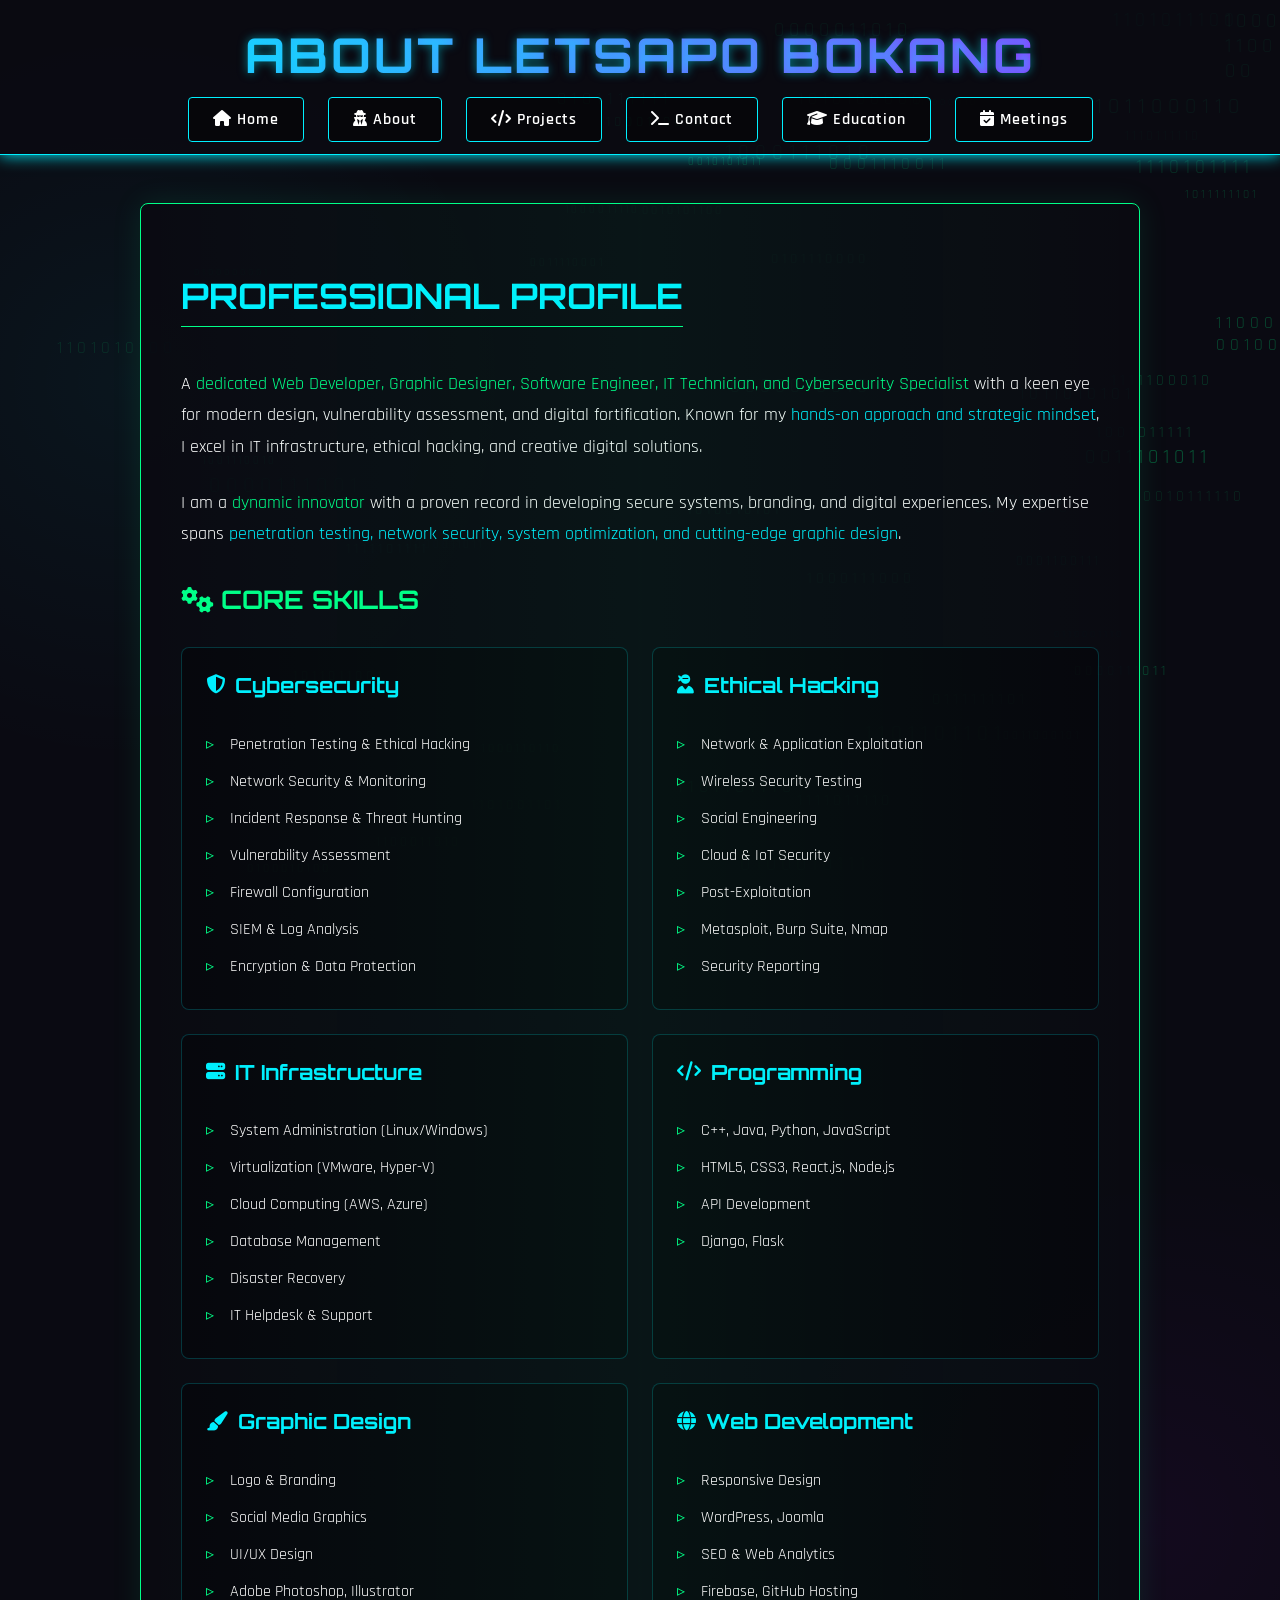
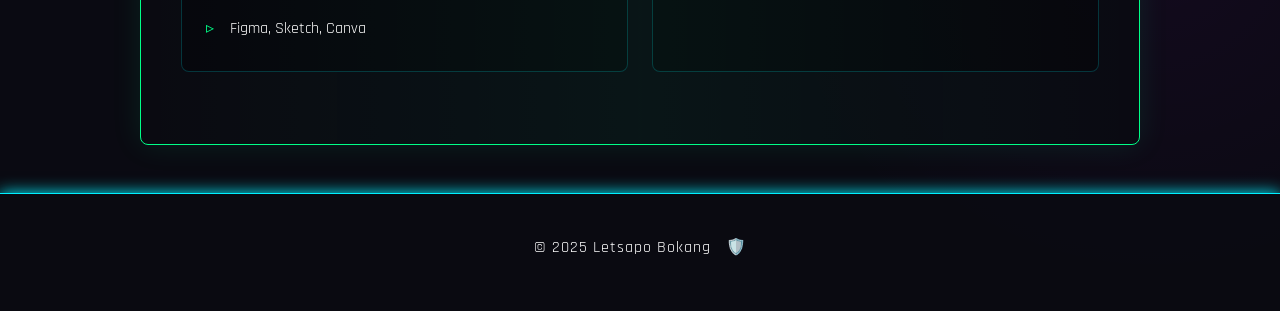
<file: about.html>
<!DOCTYPE html>
<html lang="en">
<head>
    <meta charset="UTF-8">
    <meta name="viewport" content="width=device-width, initial-scale=1.0">
    <title>🚀 About | Letsapo Bokang - Cybersecurity & IT Specialist</title>
    <link rel="stylesheet" href="https://cdnjs.cloudflare.com/ajax/libs/font-awesome/6.4.0/css/all.min.css">
    <link href="https://fonts.googleapis.com/css2?family=Orbitron:wght@400;700&family=Rajdhani:wght@400;600&display=swap" rel="stylesheet">
    <style>
        :root {
            --neon-blue: #00f0ff;
            --cyber-purple: #bd00ff;
            --matrix-green: #00ff88;
            --dark-bg: #0a0a12;
            --terminal-bg: rgba(10, 10, 18, 0.9);
            --glow: 0 0 15px;
        }

        /* === CYBERPUNK BODY STYLING === */
        body {
            margin: 0;
            padding: 0;
            font-family: 'Rajdhani', sans-serif;
            background: var(--dark-bg);
            color: white;
            background-image: 
                radial-gradient(circle at 10% 20%, rgba(0, 240, 255, 0.05) 0%, transparent 20%),
                radial-gradient(circle at 90% 80%, rgba(189, 0, 255, 0.05) 0%, transparent 20%);
            overflow-x: hidden;
        }

        /* === CYBER-HEADER WITH ANIMATED GLOW === */
        header {
            background: rgba(10, 10, 18, 0.8);
            border-bottom: 1px solid var(--neon-blue);
            box-shadow: var(--glow) var(--neon-blue);
            padding: 1.5rem 0;
            text-align: center;
            position: relative;
            z-index: 10;
        }

        .cyber-title {
            font-family: 'Orbitron', sans-serif;
            font-size: 3rem;
            margin: 0;
            background: linear-gradient(90deg, var(--neon-blue), var(--cyber-purple));
            -webkit-background-clip: text;
            background-clip: text;
            color: transparent;
            letter-spacing: 3px;
            text-shadow: 0 0 10px rgba(0, 240, 255, 0.5);
            animation: flicker 3s infinite alternate;
        }

        @keyframes flicker {
            0%, 19%, 21%, 23%, 25%, 54%, 56%, 100% {
                text-shadow: 
                    0 0 5px var(--neon-blue),
                    0 0 10px var(--cyber-purple),
                    0 0 20px rgba(0, 240, 255, 0.3);
            }
            20%, 24%, 55% {
                text-shadow: none;
            }
        }

        /* === CYBER NAVIGATION (HOVER GLOW EFFECT) === */
        nav ul {
            list-style: none;
            padding: 0;
            margin: 1.5rem 0 0;
            display: flex;
            justify-content: center;
            flex-wrap: wrap;
            gap: 1.5rem;
        }

        nav ul li a {
            text-decoration: none;
            color: white;
            padding: 0.7rem 1.5rem;
            border-radius: 4px;
            font-weight: 600;
            letter-spacing: 1px;
            background: rgba(0, 0, 0, 0.4);
            border: 1px solid var(--neon-blue);
            transition: all 0.3s ease;
            position: relative;
            overflow: hidden;
        }

        nav ul li a:hover {
            background: rgba(0, 240, 255, 0.1);
            box-shadow: 0 0 15px var(--neon-blue);
            transform: translateY(-3px);
        }

        nav ul li a::before {
            content: '';
            position: absolute;
            top: -50%;
            left: -50%;
            width: 200%;
            height: 200%;
            background: linear-gradient(
                to bottom right,
                transparent,
                transparent,
                var(--neon-blue),
                transparent
            );
            transform: rotate(30deg);
            opacity: 0;
            transition: all 0.5s ease;
        }

        nav ul li a:hover::before {
            opacity: 0.6;
            animation: shine 1.5s infinite;
        }

        @keyframes shine {
            0% { transform: rotate(30deg) translate(-30%, -30%); }
            100% { transform: rotate(30deg) translate(30%, 30%); }
        }

        /* === MAIN CONTENT (TERMINAL STYLE) === */
        main {
            max-width: 1000px;
            margin: 3rem auto;
            padding: 0 2rem;
        }

        .cyber-article {
            background: var(--terminal-bg);
            border: 1px solid var(--matrix-green);
            border-radius: 8px;
            box-shadow: 0 0 30px rgba(0, 255, 136, 0.1);
            padding: 2.5rem;
            position: relative;
            overflow: hidden;
        }

        .cyber-article::before {
            content: '';
            position: absolute;
            top: 0;
            left: 0;
            width: 100%;
            height: 100%;
            background: 
                linear-gradient(90deg, transparent, rgba(0, 255, 136, 0.05), transparent);
            pointer-events: none;
        }

        h2 {
            font-family: 'Orbitron', sans-serif;
            color: var(--neon-blue);
            font-size: 2.2rem;
            margin-bottom: 1.5rem;
            border-bottom: 1px solid var(--matrix-green);
            padding-bottom: 0.5rem;
            display: inline-block;
        }

        h3 {
            font-family: 'Orbitron', sans-serif;
            color: var(--matrix-green);
            font-size: 1.6rem;
            margin: 2rem 0 1rem;
        }

        p {
            font-size: 1.1rem;
            line-height: 1.8;
            margin-bottom: 1.5rem;
        }

        /* === SKILLS SECTION (INTERACTIVE GRID) === */
        .skills-grid {
            display: grid;
            grid-template-columns: repeat(auto-fill, minmax(300px, 1fr));
            gap: 1.5rem;
            margin: 2rem 0;
        }

        .skill-category {
            background: rgba(0, 0, 0, 0.3);
            border: 1px solid rgba(0, 240, 255, 0.2);
            border-radius: 8px;
            padding: 1.5rem;
            transition: all 0.3s ease;
        }

        .skill-category:hover {
            border-color: var(--matrix-green);
            box-shadow: 0 0 20px rgba(0, 255, 136, 0.2);
            transform: translateY(-5px);
        }

        .skill-category h4 {
            font-family: 'Orbitron', sans-serif;
            color: var(--neon-blue);
            margin-top: 0;
            font-size: 1.3rem;
            display: flex;
            align-items: center;
        }

        .skill-category h4 i {
            margin-right: 10px;
            font-size: 1.2rem;
        }

        .skill-category ul {
            list-style: none;
            padding: 0;
            margin: 0;
        }

        .skill-category li {
            padding: 0.5rem 0;
            position: relative;
            padding-left: 1.5rem;
            font-size: 1rem;
        }

        .skill-category li::before {
            content: '▹';
            position: absolute;
            left: 0;
            color: var(--matrix-green);
        }

        /* === FOOTER (ANIMATED SHIELD) === */
        footer {
            background: rgba(10, 10, 18, 0.8);
            border-top: 1px solid var(--neon-blue);
            box-shadow: var(--glow) var(--neon-blue);
            text-align: center;
            padding: 1.5rem;
            margin-top: 3rem;
        }

        .cyber-footer {
            font-size: 1rem;
            letter-spacing: 1px;
        }

        .shield-icon {
            display: inline-block;
            margin-left: 10px;
            animation: pulse 2s infinite, rotate 10s linear infinite;
        }

        @keyframes pulse {
            0% { transform: scale(1); }
            50% { transform: scale(1.2); }
            100% { transform: scale(1); }
        }

        @keyframes rotate {
            0% { transform: rotate(0deg); }
            100% { transform: rotate(360deg); }
        }

        /* === RESPONSIVE DESIGN === */
        @media (max-width: 768px) {
            .cyber-title {
                font-size: 2.2rem;
            }

            nav ul {
                flex-direction: column;
                gap: 1rem;
            }

            .skills-grid {
                grid-template-columns: 1fr;
            }

            .cyber-article {
                padding: 1.5rem;
            }
        }

        @media (max-width: 480px) {
            .cyber-title {
                font-size: 1.8rem;
            }

            h2 {
                font-size: 1.8rem;
            }

            h3 {
                font-size: 1.4rem;
            }
        }
    </style>
</head>
<body>
    <header>
        <h1 class="cyber-title">ABOUT LETSAPO BOKANG</h1>
        <nav>
            <ul>
                <li><a href="index.html"><i class="fas fa-home"></i> Home</a></li>
                <li><a href="about.html"><i class="fas fa-user-secret"></i> About</a></li>
                <li><a href="projects.html"><i class="fas fa-code"></i> Projects</a></li>
                <li><a href="contact.html"><i class="fas fa-terminal"></i> Contact</a></li>
                <li><a href="education.html"><i class="fas fa-graduation-cap"></i> Education</a></li>
                 <li><a href="meetings-attended.html"><i class="fas fa-calendar-check"></i> Meetings</a></li>
            </ul>
        </nav>
    </header>

    <main>
        <article class="cyber-article">
            <h2>PROFESSIONAL PROFILE</h2>
            <p>
                A <span style="color: var(--matrix-green);">dedicated Web Developer, Graphic Designer, Software Engineer, IT Technician, and Cybersecurity Specialist</span> with a keen eye for modern design, vulnerability assessment, and digital fortification. Known for my <span style="color: var(--neon-blue);">hands-on approach and strategic mindset</span>, I excel in IT infrastructure, ethical hacking, and creative digital solutions.
            </p>
            <p>
                I am a <span style="color: var(--matrix-green);">dynamic innovator</span> with a proven record in developing secure systems, branding, and digital experiences. My expertise spans <span style="color: var(--neon-blue);">penetration testing, network security, system optimization, and cutting-edge graphic design</span>.
            </p>

            <h3><i class="fas fa-cogs"></i> CORE SKILLS</h3>
            <div class="skills-grid">
                <!-- Cybersecurity Skills -->
                <div class="skill-category">
                    <h4><i class="fas fa-shield-alt"></i> Cybersecurity</h4>
                    <ul>
                        <li>Penetration Testing & Ethical Hacking</li>
                        <li>Network Security & Monitoring</li>
                        <li>Incident Response & Threat Hunting</li>
                        <li>Vulnerability Assessment</li>
                        <li>Firewall Configuration</li>
                        <li>SIEM & Log Analysis</li>
                        <li>Encryption & Data Protection</li>
                    </ul>
                </div>

                <!-- Ethical Hacking -->
                <div class="skill-category">
                    <h4><i class="fas fa-user-ninja"></i> Ethical Hacking</h4>
                    <ul>
                        <li>Network & Application Exploitation</li>
                        <li>Wireless Security Testing</li>
                        <li>Social Engineering</li>
                        <li>Cloud & IoT Security</li>
                        <li>Post-Exploitation</li>
                        <li>Metasploit, Burp Suite, Nmap</li>
                        <li>Security Reporting</li>
                    </ul>
                </div>

                <!-- IT Technical Skills -->
                <div class="skill-category">
                    <h4><i class="fas fa-server"></i> IT Infrastructure</h4>
                    <ul>
                        <li>System Administration (Linux/Windows)</li>
                        <li>Virtualization (VMware, Hyper-V)</li>
                        <li>Cloud Computing (AWS, Azure)</li>
                        <li>Database Management</li>
                        <li>Disaster Recovery</li>
                        <li>IT Helpdesk & Support</li>
                    </ul>
                </div>

                <!-- Programming -->
                <div class="skill-category">
                    <h4><i class="fas fa-code"></i> Programming</h4>
                    <ul>
                        <li>C++, Java, Python, JavaScript</li>
                        <li>HTML5, CSS3, React.js, Node.js</li>
                        <li>API Development</li>
                        <li>Django, Flask</li>
                    </ul>
                </div>

                <!-- Graphic Design -->
                <div class="skill-category">
                    <h4><i class="fas fa-paint-brush"></i> Graphic Design</h4>
                    <ul>
                        <li>Logo & Branding</li>
                        <li>Social Media Graphics</li>
                        <li>UI/UX Design</li>
                        <li>Adobe Photoshop, Illustrator</li>
                        <li>Figma, Sketch, Canva</li>
                    </ul>
                </div>

                <!-- Web Development -->
                <div class="skill-category">
                    <h4><i class="fas fa-globe"></i> Web Development</h4>
                    <ul>
                        <li>Responsive Design</li>
                        <li>WordPress, Joomla</li>
                        <li>SEO & Web Analytics</li>
                        <li>Firebase, GitHub Hosting</li>
                    </ul>
                </div>
            </div>
        </article>
    </main>

    <footer>
        <p class="cyber-footer">
            &copy; 2025 Letsapo Bokang <span class="shield-icon">🛡️</span>
        </p>
    </footer>

    <!-- Optional: Dynamic Binary Background Effect -->
    <script>
        // Optional: Add floating binary code animation
        document.addEventListener('DOMContentLoaded', () => {
            const binaryChars = ['0', '1'];
            const container = document.createElement('div');
            container.style.position = 'fixed';
            container.style.top = '0';
            container.style.left = '0';
            container.style.width = '100%';
            container.style.height = '100%';
            container.style.pointerEvents = 'none';
            container.style.zIndex = '-1';
            container.style.overflow = 'hidden';
            document.body.appendChild(container);

            for (let i = 0; i < 50; i++) {
                const binary = document.createElement('div');
                binary.style.position = 'absolute';
                binary.style.color = `rgba(0, 255, 136, ${Math.random() * 0.2 + 0.1})`;
                binary.style.fontSize = `${Math.random() * 12 + 10}px`;
                binary.style.left = `${Math.random() * 100}vw`;
                binary.style.top = `${Math.random() * 100}vh`;
                binary.style.animation = `fall ${Math.random() * 10 + 5}s linear infinite`;
                binary.style.animationDelay = `${Math.random() * 5}s`;
                
                let text = '';
                for (let j = 0; j < 10; j++) {
                    text += binaryChars[Math.floor(Math.random() * 2)] + ' ';
                }
                binary.textContent = text;
                container.appendChild(binary);
            }

            const style = document.createElement('style');
            style.textContent = `
                @keyframes fall {
                    0% { transform: translateY(-100px); }
                    100% { transform: translateY(calc(100vh + 100px)); }
                }
            `;
            document.head.appendChild(style);
        });
    </script>
</body>
</html>
</file>
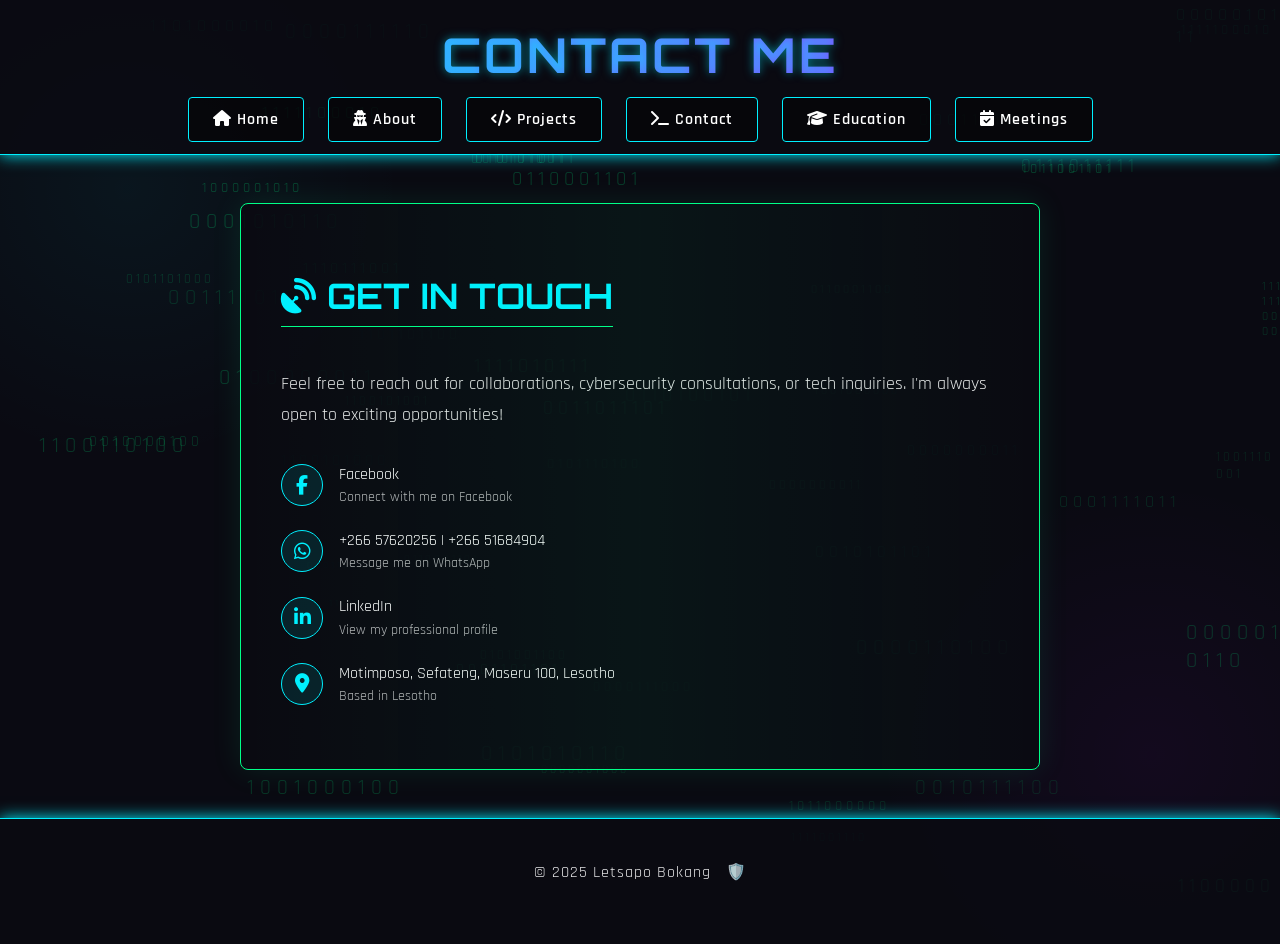
<file: contact.html>
<!DOCTYPE html>
<html lang="en">
<head>
    <meta charset="UTF-8">
    <meta name="viewport" content="width=device-width, initial-scale=1.0">
    <title>📡 Contact | Letsapo Bokang - Cybersecurity Specialist</title>
    <link rel="stylesheet" href="https://cdnjs.cloudflare.com/ajax/libs/font-awesome/6.4.0/css/all.min.css">
    <link href="https://fonts.googleapis.com/css2?family=Orbitron:wght@400;700&family=Rajdhani:wght@400;600&display=swap" rel="stylesheet">
    <style>
        :root {
            --neon-blue: #00f0ff;
            --cyber-purple: #bd00ff;
            --matrix-green: #00ff88;
            --dark-bg: #0a0a12;
            --terminal-bg: rgba(10, 10, 18, 0.9);
            --glow: 0 0 15px;
        }

        /* === CYBERPUNK BODY STYLING === */
        body {
            margin: 0;
            padding: 0;
            font-family: 'Rajdhani', sans-serif;
            background: var(--dark-bg);
            color: white;
            background-image: 
                radial-gradient(circle at 10% 20%, rgba(0, 240, 255, 0.05) 0%, transparent 20%),
                radial-gradient(circle at 90% 80%, rgba(189, 0, 255, 0.05) 0%, transparent 20%);
            overflow-x: hidden;
            min-height: 100vh;
        }

        /* === CYBER-HEADER WITH ANIMATED GLOW === */
        header {
            background: rgba(10, 10, 18, 0.8);
            border-bottom: 1px solid var(--neon-blue);
            box-shadow: var(--glow) var(--neon-blue);
            padding: 1.5rem 0;
            text-align: center;
            position: relative;
            z-index: 10;
        }

        .cyber-title {
            font-family: 'Orbitron', sans-serif;
            font-size: 3rem;
            margin: 0;
            background: linear-gradient(90deg, var(--neon-blue), var(--cyber-purple));
            -webkit-background-clip: text;
            background-clip: text;
            color: transparent;
            letter-spacing: 3px;
            text-shadow: 0 0 10px rgba(0, 240, 255, 0.5);
            animation: flicker 3s infinite alternate;
        }

        @keyframes flicker {
            0%, 19%, 21%, 23%, 25%, 54%, 56%, 100% {
                text-shadow: 
                    0 0 5px var(--neon-blue),
                    0 0 10px var(--cyber-purple),
                    0 0 20px rgba(0, 240, 255, 0.3);
            }
            20%, 24%, 55% {
                text-shadow: none;
            }
        }

        /* === CYBER NAVIGATION (HOVER GLOW EFFECT) === */
        nav ul {
            list-style: none;
            padding: 0;
            margin: 1.5rem 0 0;
            display: flex;
            justify-content: center;
            flex-wrap: wrap;
            gap: 1.5rem;
        }

        nav ul li a {
            text-decoration: none;
            color: white;
            padding: 0.7rem 1.5rem;
            border-radius: 4px;
            font-weight: 600;
            letter-spacing: 1px;
            background: rgba(0, 0, 0, 0.4);
            border: 1px solid var(--neon-blue);
            transition: all 0.3s ease;
            position: relative;
            overflow: hidden;
        }

        nav ul li a:hover {
            background: rgba(0, 240, 255, 0.1);
            box-shadow: 0 0 15px var(--neon-blue);
            transform: translateY(-3px);
        }

        nav ul li a::before {
            content: '';
            position: absolute;
            top: -50%;
            left: -50%;
            width: 200%;
            height: 200%;
            background: linear-gradient(
                to bottom right,
                transparent,
                transparent,
                var(--neon-blue),
                transparent
            );
            transform: rotate(30deg);
            opacity: 0;
            transition: all 0.5s ease;
        }

        nav ul li a:hover::before {
            opacity: 0.6;
            animation: shine 1.5s infinite;
        }

        @keyframes shine {
            0% { transform: rotate(30deg) translate(-30%, -30%); }
            100% { transform: rotate(30deg) translate(30%, 30%); }
        }

        /* === MAIN CONTENT (TERMINAL STYLE) === */
        main {
            max-width: 800px;
            margin: 3rem auto;
            padding: 0 2rem;
        }

        .cyber-contact {
            background: var(--terminal-bg);
            border: 1px solid var(--matrix-green);
            border-radius: 8px;
            box-shadow: 0 0 30px rgba(0, 255, 136, 0.1);
            padding: 2.5rem;
            position: relative;
            overflow: hidden;
        }

        .cyber-contact::before {
            content: '';
            position: absolute;
            top: 0;
            left: 0;
            width: 100%;
            height: 100%;
            background: 
                linear-gradient(90deg, transparent, rgba(0, 255, 136, 0.05), transparent);
            pointer-events: none;
        }

        h2 {
            font-family: 'Orbitron', sans-serif;
            color: var(--neon-blue);
            font-size: 2.2rem;
            margin-bottom: 1.5rem;
            border-bottom: 1px solid var(--matrix-green);
            padding-bottom: 0.5rem;
            display: inline-block;
        }

        p {
            font-size: 1.1rem;
            line-height: 1.8;
            margin-bottom: 2rem;
            color: rgba(255, 255, 255, 0.9);
        }

        /* === CONTACT LIST (GLOWING ICONS) === */
        .contact-list {
            list-style: none;
            padding: 0;
            margin: 0;
        }

        .contact-list li {
            margin-bottom: 1.5rem;
            display: flex;
            align-items: center;
            transition: all 0.3s ease;
        }

        .contact-list li:hover {
            transform: translateX(10px);
        }

        .contact-icon {
            width: 40px;
            height: 40px;
            background: rgba(0, 240, 255, 0.1);
            border-radius: 50%;
            display: flex;
            justify-content: center;
            align-items: center;
            margin-right: 1rem;
            border: 1px solid var(--neon-blue);
            transition: all 0.3s ease;
        }

        .contact-list li:hover .contact-icon {
            background: rgba(0, 240, 255, 0.2);
            box-shadow: 0 0 15px var(--neon-blue);
        }

        .contact-icon i {
            color: var(--neon-blue);
            font-size: 1.2rem;
        }

        .contact-text {
            flex: 1;
        }

        .contact-text a {
            color: white;
            text-decoration: none;
            transition: all 0.3s ease;
            display: inline-block;
        }

        .contact-text a:hover {
            color: var(--matrix-green);
            text-shadow: 0 0 10px var(--matrix-green);
        }

        .contact-text span {
            display: block;
            font-size: 0.9rem;
            color: rgba(255, 255, 255, 0.7);
            margin-top: 0.2rem;
        }

        /* === FOOTER (ANIMATED SHIELD) === */
        footer {
            background: rgba(10, 10, 18, 0.8);
            border-top: 1px solid var(--neon-blue);
            box-shadow: var(--glow) var(--neon-blue);
            text-align: center;
            padding: 1.5rem;
            margin-top: 3rem;
        }

        .cyber-footer {
            font-size: 1rem;
            letter-spacing: 1px;
        }

        .shield-icon {
            display: inline-block;
            margin-left: 10px;
            animation: pulse 2s infinite, rotate 10s linear infinite;
        }

        @keyframes pulse {
            0% { transform: scale(1); }
            50% { transform: scale(1.2); }
            100% { transform: scale(1); }
        }

        @keyframes rotate {
            0% { transform: rotate(0deg); }
            100% { transform: rotate(360deg); }
        }

        /* === RESPONSIVE DESIGN === */
        @media (max-width: 768px) {
            .cyber-title {
                font-size: 2.2rem;
            }

            nav ul {
                flex-direction: column;
                gap: 1rem;
            }

            .cyber-contact {
                padding: 1.5rem;
            }

            .contact-list li {
                flex-direction: column;
                align-items: flex-start;
            }

            .contact-icon {
                margin-right: 0;
                margin-bottom: 0.5rem;
            }
        }

        @media (max-width: 480px) {
            .cyber-title {
                font-size: 1.8rem;
            }

            h2 {
                font-size: 1.8rem;
            }
        }
    </style>
</head>
<body>
    <header>
        <h1 class="cyber-title">CONTACT ME</h1>
        <nav>
            <ul>
                <li><a href="index.html"><i class="fas fa-home"></i> Home</a></li>
                <li><a href="about.html"><i class="fas fa-user-secret"></i> About</a></li>
                <li><a href="projects.html"><i class="fas fa-code"></i> Projects</a></li>
                <li><a href="contact.html"><i class="fas fa-terminal"></i> Contact</a></li>
                <li><a href="education.html"><i class="fas fa-graduation-cap"></i> Education</a></li>
                 <li><a href="meetings-attended.html"><i class="fas fa-calendar-check"></i> Meetings</a></li>
            </ul>
        </nav>
    </header>

    <main>
        <section class="cyber-contact">
            <h2><i class="fas fa-satellite-dish"></i> GET IN TOUCH</h2>
            <p>Feel free to reach out for collaborations, cybersecurity consultations, or tech inquiries. I'm always open to exciting opportunities!</p>

            <ul class="contact-list">
                <!-- Facebook -->
                <li>
                    <div class="contact-icon">
                        <i class="fab fa-facebook-f"></i>
                    </div>
                    <div class="contact-text">
                        <a href="https://www.facebook.com/letsapo.bokang" target="_blank">Facebook</a>
                        <span>Connect with me on Facebook</span>
                    </div>
                </li>

                <!-- WhatsApp -->
                <li>
                    <div class="contact-icon">
                        <i class="fab fa-whatsapp"></i>
                    </div>
                    <div class="contact-text">
                        <a href="https://wa.me/26657620256" target="_blank">+266 57620256</a> | 
                        <a href="https://wa.me/26651684904" target="_blank">+266 51684904</a>
                        <span>Message me on WhatsApp</span>
                    </div>
                </li>

                <!-- LinkedIn -->
                <li>
                    <div class="contact-icon">
                        <i class="fab fa-linkedin-in"></i>
                    </div>
                    <div class="contact-text">
                        <a href="https://www.linkedin.com/in/bokang-letsapo-68460029a" target="_blank">LinkedIn</a>
                        <span>View my professional profile</span>
                    </div>
                </li>

                <!-- Location -->
                <li>
                    <div class="contact-icon">
                        <i class="fas fa-map-marker-alt"></i>
                    </div>
                    <div class="contact-text">
                        Motimposo, Sefateng, Maseru 100, Lesotho
                        <span>Based in Lesotho</span>
                    </div>
                </li>
            </ul>
        </section>
    </main>

    <footer>
        <p class="cyber-footer">
            &copy; 2025 Letsapo Bokang <span class="shield-icon">🛡️</span>
        </p>
    </footer>

    <!-- Optional: Floating Binary Background Effect -->
    <script>
        document.addEventListener('DOMContentLoaded', () => {
            const binaryChars = ['0', '1'];
            const container = document.createElement('div');
            container.style.position = 'fixed';
            container.style.top = '0';
            container.style.left = '0';
            container.style.width = '100%';
            container.style.height = '100%';
            container.style.pointerEvents = 'none';
            container.style.zIndex = '-1';
            container.style.overflow = 'hidden';
            document.body.appendChild(container);

            for (let i = 0; i < 50; i++) {
                const binary = document.createElement('div');
                binary.style.position = 'absolute';
                binary.style.color = `rgba(0, 255, 136, ${Math.random() * 0.2 + 0.1})`;
                binary.style.fontSize = `${Math.random() * 12 + 10}px`;
                binary.style.left = `${Math.random() * 100}vw`;
                binary.style.top = `${Math.random() * 100}vh`;
                binary.style.animation = `fall ${Math.random() * 10 + 5}s linear infinite`;
                binary.style.animationDelay = `${Math.random() * 5}s`;
                
                let text = '';
                for (let j = 0; j < 10; j++) {
                    text += binaryChars[Math.floor(Math.random() * 2)] + ' ';
                }
                binary.textContent = text;
                container.appendChild(binary);
            }

            const style = document.createElement('style');
            style.textContent = `
                @keyframes fall {
                    0% { transform: translateY(-100px); }
                    100% { transform: translateY(calc(100vh + 100px)); }
                }
            `;
            document.head.appendChild(style);
        });
    </script>
</body>
</html>
</file>
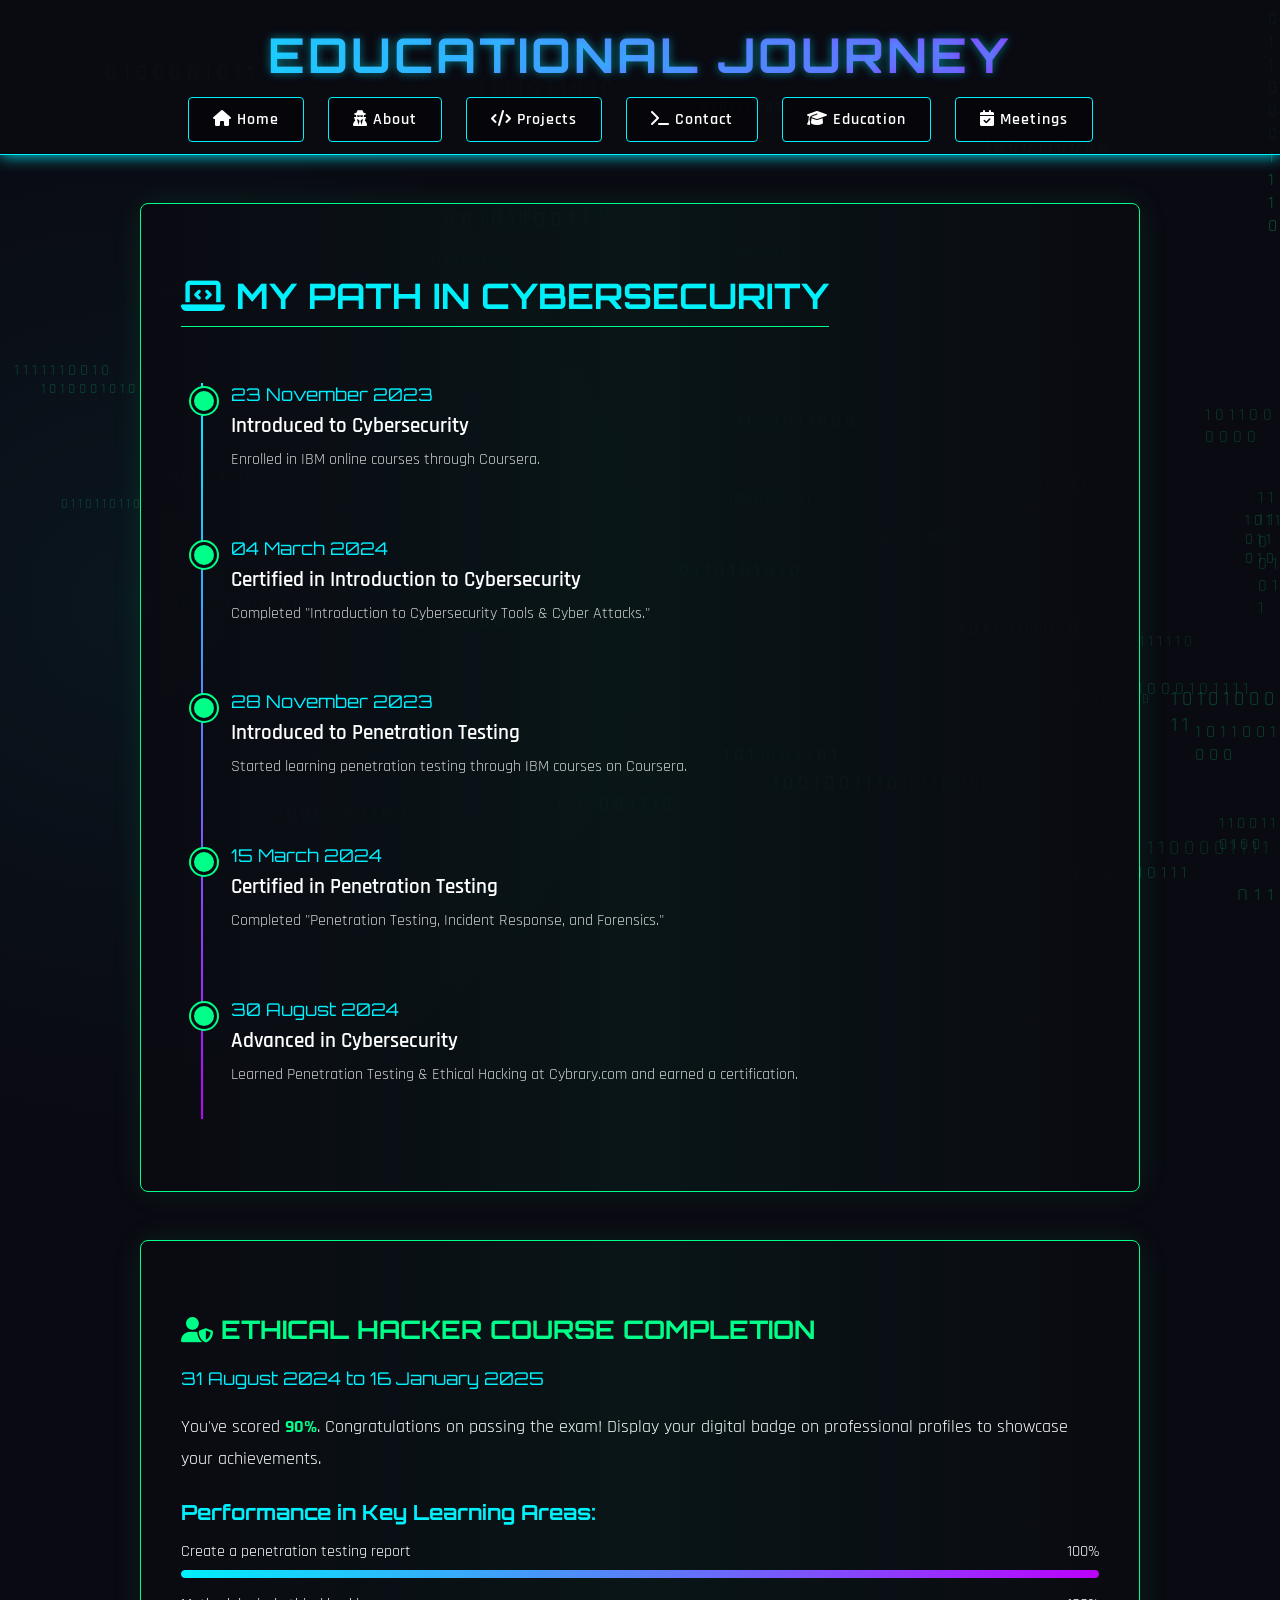
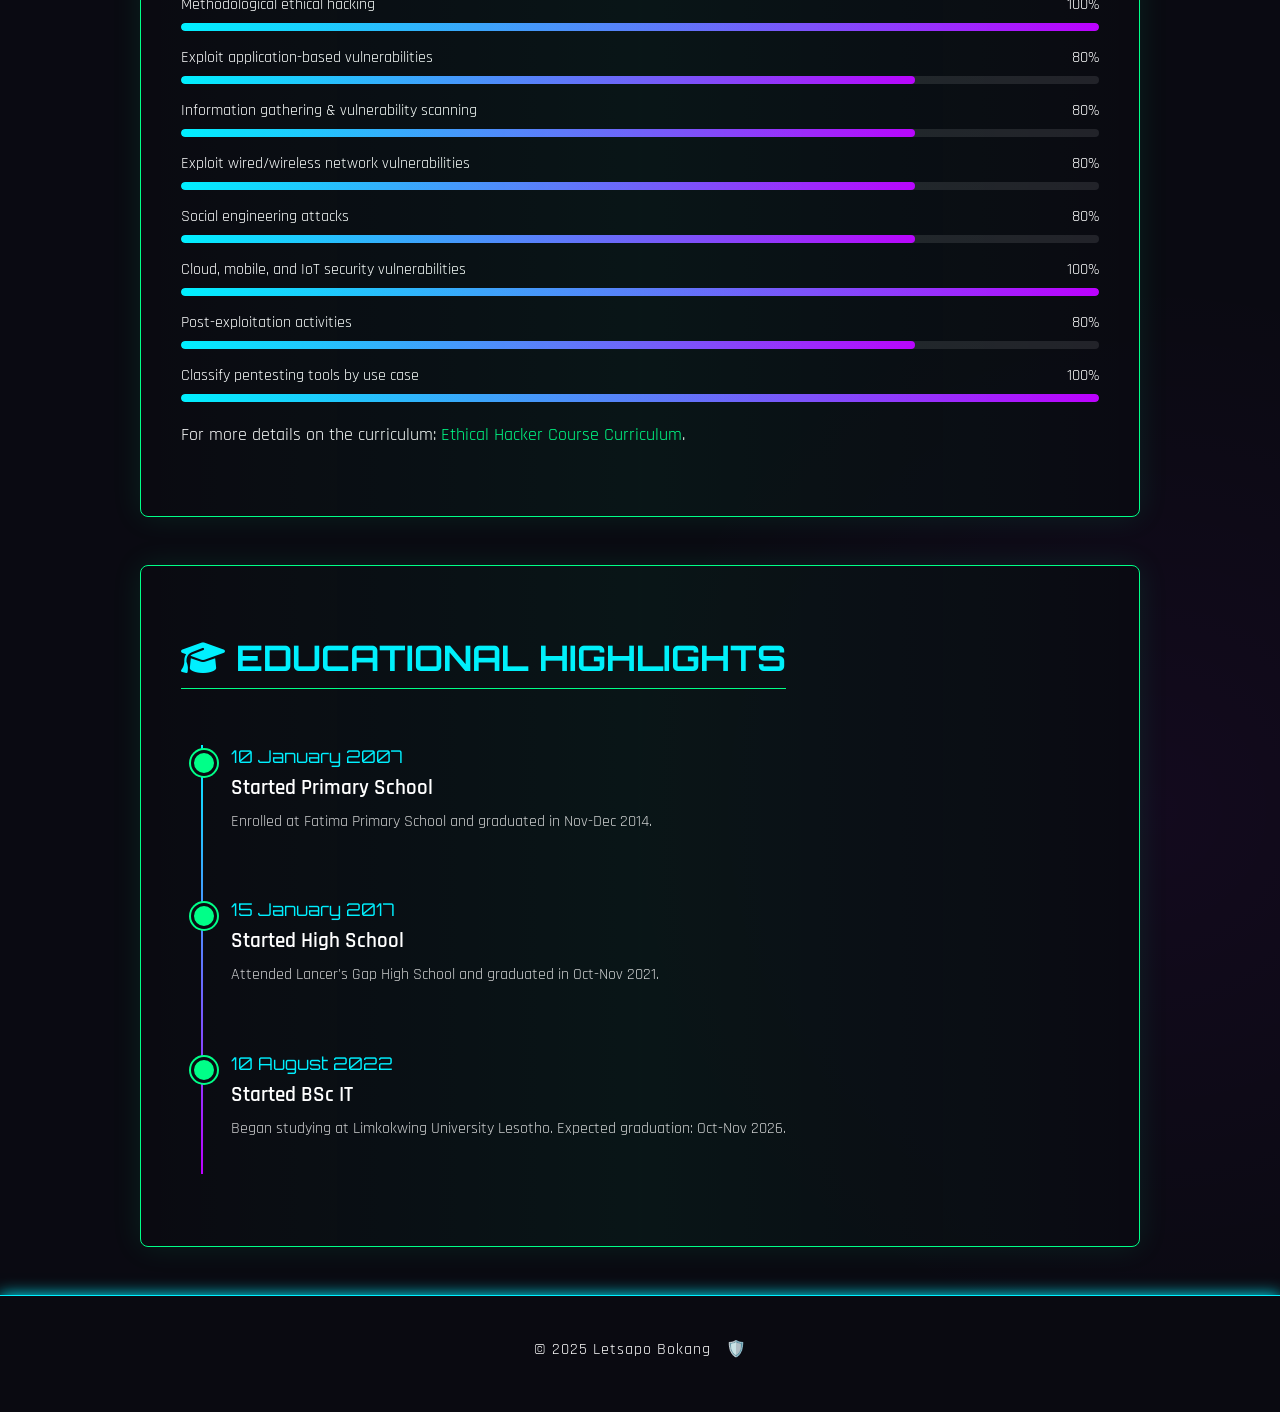
<file: education.html>
<!DOCTYPE html>
<html lang="en">
<head>
    <meta charset="UTF-8">
    <meta name="viewport" content="width=device-width, initial-scale=1.0">
    <title>🚀 Education | Letsapo Bokang - Cybersecurity Specialist</title>
    <link rel="stylesheet" href="https://cdnjs.cloudflare.com/ajax/libs/font-awesome/6.4.0/css/all.min.css">
    <link href="https://fonts.googleapis.com/css2?family=Orbitron:wght@400;700&family=Rajdhani:wght@400;600&display=swap" rel="stylesheet">
    <style>
        :root {
            --neon-blue: #00f0ff;
            --cyber-purple: #bd00ff;
            --matrix-green: #00ff88;
            --dark-bg: #0a0a12;
            --terminal-bg: rgba(10, 10, 18, 0.9);
            --glow: 0 0 15px;
        }

        /* === CYBERPUNK BODY STYLING === */
        body {
            margin: 0;
            padding: 0;
            font-family: 'Rajdhani', sans-serif;
            background: var(--dark-bg);
            color: white;
            background-image: 
                radial-gradient(circle at 10% 20%, rgba(0, 240, 255, 0.05) 0%, transparent 20%),
                radial-gradient(circle at 90% 80%, rgba(189, 0, 255, 0.05) 0%, transparent 20%);
            overflow-x: hidden;
            min-height: 100vh;
        }

        /* === CYBER-HEADER WITH ANIMATED GLOW === */
        header {
            background: rgba(10, 10, 18, 0.8);
            border-bottom: 1px solid var(--neon-blue);
            box-shadow: var(--glow) var(--neon-blue);
            padding: 1.5rem 0;
            text-align: center;
            position: relative;
            z-index: 10;
        }

        .cyber-title {
            font-family: 'Orbitron', sans-serif;
            font-size: 3rem;
            margin: 0;
            background: linear-gradient(90deg, var(--neon-blue), var(--cyber-purple));
            -webkit-background-clip: text;
            background-clip: text;
            color: transparent;
            letter-spacing: 3px;
            text-shadow: 0 0 10px rgba(0, 240, 255, 0.5);
            animation: flicker 3s infinite alternate;
        }

        @keyframes flicker {
            0%, 19%, 21%, 23%, 25%, 54%, 56%, 100% {
                text-shadow: 
                    0 0 5px var(--neon-blue),
                    0 0 10px var(--cyber-purple),
                    0 0 20px rgba(0, 240, 255, 0.3);
            }
            20%, 24%, 55% {
                text-shadow: none;
            }
        }

        /* === CYBER NAVIGATION (HOVER GLOW EFFECT) === */
        nav ul {
            list-style: none;
            padding: 0;
            margin: 1.5rem 0 0;
            display: flex;
            justify-content: center;
            flex-wrap: wrap;
            gap: 1.5rem;
        }

        nav ul li a {
            text-decoration: none;
            color: white;
            padding: 0.7rem 1.5rem;
            border-radius: 4px;
            font-weight: 600;
            letter-spacing: 1px;
            background: rgba(0, 0, 0, 0.4);
            border: 1px solid var(--neon-blue);
            transition: all 0.3s ease;
            position: relative;
            overflow: hidden;
        }

        nav ul li a:hover {
            background: rgba(0, 240, 255, 0.1);
            box-shadow: 0 0 15px var(--neon-blue);
            transform: translateY(-3px);
        }

        nav ul li a::before {
            content: '';
            position: absolute;
            top: -50%;
            left: -50%;
            width: 200%;
            height: 200%;
            background: linear-gradient(
                to bottom right,
                transparent,
                transparent,
                var(--neon-blue),
                transparent
            );
            transform: rotate(30deg);
            opacity: 0;
            transition: all 0.5s ease;
        }

        nav ul li a:hover::before {
            opacity: 0.6;
            animation: shine 1.5s infinite;
        }

        @keyframes shine {
            0% { transform: rotate(30deg) translate(-30%, -30%); }
            100% { transform: rotate(30deg) translate(30%, 30%); }
        }

        /* === MAIN CONTENT (TERMINAL STYLE) === */
        main {
            max-width: 1000px;
            margin: 3rem auto;
            padding: 0 2rem;
        }

        .cyber-section {
            background: var(--terminal-bg);
            border: 1px solid var(--matrix-green);
            border-radius: 8px;
            box-shadow: 0 0 30px rgba(0, 255, 136, 0.1);
            padding: 2.5rem;
            position: relative;
            overflow: hidden;
            margin-bottom: 3rem;
        }

        .cyber-section::before {
            content: '';
            position: absolute;
            top: 0;
            left: 0;
            width: 100%;
            height: 100%;
            background: 
                linear-gradient(90deg, transparent, rgba(0, 255, 136, 0.05), transparent);
            pointer-events: none;
        }

        h2 {
            font-family: 'Orbitron', sans-serif;
            color: var(--neon-blue);
            font-size: 2.2rem;
            margin-bottom: 1.5rem;
            border-bottom: 1px solid var(--matrix-green);
            padding-bottom: 0.5rem;
            display: inline-block;
        }

        h3 {
            font-family: 'Orbitron', sans-serif;
            color: var(--matrix-green);
            font-size: 1.6rem;
            margin: 2rem 0 1rem;
        }

        h4 {
            font-family: 'Orbitron', sans-serif;
            color: var(--neon-blue);
            font-size: 1.3rem;
            margin: 1.5rem 0 1rem;
        }

        p {
            font-size: 1.1rem;
            line-height: 1.8;
            margin-bottom: 1.5rem;
        }

        a {
            color: var(--matrix-green);
            text-decoration: none;
            transition: all 0.3s ease;
        }

        a:hover {
            color: var(--neon-blue);
            text-shadow: 0 0 10px var(--neon-blue);
        }

        /* === CYBER TIMELINE === */
        .cyber-timeline {
            position: relative;
            padding-left: 50px;
            margin: 2rem 0;
        }

        .cyber-timeline::before {
            content: '';
            position: absolute;
            top: 0;
            left: 20px;
            height: 100%;
            width: 2px;
            background: linear-gradient(to bottom, var(--neon-blue), var(--cyber-purple));
        }

        .timeline-item {
            position: relative;
            margin-bottom: 2rem;
            padding-bottom: 2rem;
        }

        .timeline-item::before {
            content: '';
            position: absolute;
            left: -40px;
            top: 5px;
            width: 20px;
            height: 20px;
            border-radius: 50%;
            background: var(--matrix-green);
            border: 3px solid var(--dark-bg);
            box-shadow: 0 0 0 2px var(--matrix-green);
        }

        .timeline-date {
            font-family: 'Orbitron', sans-serif;
            color: var(--neon-blue);
            font-size: 1.1rem;
            margin-bottom: 0.5rem;
        }

        .timeline-title {
            font-size: 1.3rem;
            font-weight: 600;
            margin-bottom: 0.5rem;
            color: white;
        }

        .timeline-desc {
            font-size: 1rem;
            line-height: 1.6;
            color: rgba(255, 255, 255, 0.8);
        }

        /* === SKILL METER === */
        .skill-meter {
            margin: 1rem 0;
        }

        .skill-name {
            display: flex;
            justify-content: space-between;
            margin-bottom: 0.5rem;
        }

        .meter-bar {
            height: 8px;
            background: rgba(255, 255, 255, 0.1);
            border-radius: 4px;
            overflow: hidden;
        }

        .meter-fill {
            height: 100%;
            background: linear-gradient(90deg, var(--neon-blue), var(--cyber-purple));
            border-radius: 4px;
            transition: width 1s ease;
        }

        /* === FOOTER (ANIMATED SHIELD) === */
        footer {
            background: rgba(10, 10, 18, 0.8);
            border-top: 1px solid var(--neon-blue);
            box-shadow: var(--glow) var(--neon-blue);
            text-align: center;
            padding: 1.5rem;
            margin-top: 3rem;
        }

        .cyber-footer {
            font-size: 1rem;
            letter-spacing: 1px;
        }

        .shield-icon {
            display: inline-block;
            margin-left: 10px;
            animation: pulse 2s infinite, rotate 10s linear infinite;
        }

        @keyframes pulse {
            0% { transform: scale(1); }
            50% { transform: scale(1.2); }
            100% { transform: scale(1); }
        }

        @keyframes rotate {
            0% { transform: rotate(0deg); }
            100% { transform: rotate(360deg); }
        }

        /* === RESPONSIVE DESIGN === */
        @media (max-width: 768px) {
            .cyber-title {
                font-size: 2.2rem;
            }

            nav ul {
                flex-direction: column;
                gap: 1rem;
            }

            .cyber-section {
                padding: 1.5rem;
            }

            .cyber-timeline {
                padding-left: 30px;
            }

            .timeline-item::before {
                left: -30px;
            }
        }

        @media (max-width: 480px) {
            .cyber-title {
                font-size: 1.8rem;
            padding: 0 1rem;
            line-height: 1.2;
            text-align: center;
            display: block;
            border-right: none;
            animation: none;
        }

            h2 {
                font-size: 1.8rem;
            }

            h3 {
                font-size: 1.4rem;
            }
        }
    </style>
</head>
<body>
    <header>
        <h1 class="cyber-title">EDUCATIONAL JOURNEY</h1>
        <nav>
            <ul>
                <li><a href="index.html"><i class="fas fa-home"></i> Home</a></li>
                <li><a href="about.html"><i class="fas fa-user-secret"></i> About</a></li>
                <li><a href="projects.html"><i class="fas fa-code"></i> Projects</a></li>
                <li><a href="contact.html"><i class="fas fa-terminal"></i> Contact</a></li>
                <li><a href="education.html"><i class="fas fa-graduation-cap"></i> Education</a></li>
                 <li><a href="meetings-attended.html"><i class="fas fa-calendar-check"></i> Meetings</a></li>
            </ul>
        </nav>
    </header>

    <main>
        <section class="cyber-section">
            <h2><i class="fas fa-laptop-code"></i> MY PATH IN CYBERSECURITY</h2>
            
            <div class="cyber-timeline">
                <!-- Cybersecurity Timeline Item -->
                <div class="timeline-item">
                    <div class="timeline-date">23 November 2023</div>
                    <div class="timeline-title">Introduced to Cybersecurity</div>
                    <div class="timeline-desc">Enrolled in IBM online courses through Coursera.</div>
                </div>
                
                <div class="timeline-item">
                    <div class="timeline-date">04 March 2024</div>
                    <div class="timeline-title">Certified in Introduction to Cybersecurity</div>
                    <div class="timeline-desc">Completed "Introduction to Cybersecurity Tools & Cyber Attacks."</div>
                </div>
                
                <div class="timeline-item">
                    <div class="timeline-date">28 November 2023</div>
                    <div class="timeline-title">Introduced to Penetration Testing</div>
                    <div class="timeline-desc">Started learning penetration testing through IBM courses on Coursera.</div>
                </div>
                
                <div class="timeline-item">
                    <div class="timeline-date">15 March 2024</div>
                    <div class="timeline-title">Certified in Penetration Testing</div>
                    <div class="timeline-desc">Completed "Penetration Testing, Incident Response, and Forensics."</div>
                </div>
                
                <div class="timeline-item">
                    <div class="timeline-date">30 August 2024</div>
                    <div class="timeline-title">Advanced in Cybersecurity</div>
                    <div class="timeline-desc">Learned Penetration Testing & Ethical Hacking at Cybrary.com and earned a certification.</div>
                </div>
            </div>
        </section>

        <!-- Ethical Hacker Section -->
        <section class="cyber-section">
            <h3><i class="fas fa-user-shield"></i> ETHICAL HACKER COURSE COMPLETION</h3>
            <p class="timeline-date">31 August 2024 to 16 January 2025</p>
            <p>You've scored <span style="color: var(--matrix-green); font-weight: bold;">90%</span>. Congratulations on passing the exam! Display your digital badge on professional profiles to showcase your achievements.</p>
            
            <h4>Performance in Key Learning Areas:</h4>
            
            <div class="skill-meter">
                <div class="skill-name">
                    <span>Create a penetration testing report</span>
                    <span>100%</span>
                </div>
                <div class="meter-bar">
                    <div class="meter-fill" style="width: 100%"></div>
                </div>
            </div>
            
            <div class="skill-meter">
                <div class="skill-name">
                    <span>Methodological ethical hacking</span>
                    <span>100%</span>
                </div>
                <div class="meter-bar">
                    <div class="meter-fill" style="width: 100%"></div>
                </div>
            </div>
            
            <div class="skill-meter">
                <div class="skill-name">
                    <span>Exploit application-based vulnerabilities</span>
                    <span>80%</span>
                </div>
                <div class="meter-bar">
                    <div class="meter-fill" style="width: 80%"></div>
                </div>
            </div>
            
            <div class="skill-meter">
                <div class="skill-name">
                    <span>Information gathering & vulnerability scanning</span>
                    <span>80%</span>
                </div>
                <div class="meter-bar">
                    <div class="meter-fill" style="width: 80%"></div>
                </div>
            </div>
            
            <div class="skill-meter">
                <div class="skill-name">
                    <span>Exploit wired/wireless network vulnerabilities</span>
                    <span>80%</span>
                </div>
                <div class="meter-bar">
                    <div class="meter-fill" style="width: 80%"></div>
                </div>
            </div>
            
            <div class="skill-meter">
                <div class="skill-name">
                    <span>Social engineering attacks</span>
                    <span>80%</span>
                </div>
                <div class="meter-bar">
                    <div class="meter-fill" style="width: 80%"></div>
                </div>
            </div>
            
            <div class="skill-meter">
                <div class="skill-name">
                    <span>Cloud, mobile, and IoT security vulnerabilities</span>
                    <span>100%</span>
                </div>
                <div class="meter-bar">
                    <div class="meter-fill" style="width: 100%"></div>
                </div>
            </div>
            
            <div class="skill-meter">
                <div class="skill-name">
                    <span>Post-exploitation activities</span>
                    <span>80%</span>
                </div>
                <div class="meter-bar">
                    <div class="meter-fill" style="width: 80%"></div>
                </div>
            </div>
            
            <div class="skill-meter">
                <div class="skill-name">
                    <span>Classify pentesting tools by use case</span>
                    <span>100%</span>
                </div>
                <div class="meter-bar">
                    <div class="meter-fill" style="width: 100%"></div>
                </div>
            </div>

            <p>For more details on the curriculum: <a href="https://www.netacad.com/launch?id=80c156bc-84a4-47c9-a233-5eafe7bdde82&tab=curriculum&view=29aef315-f2d1-5fd6-84e0-05ff2bcc0c76" target="_blank">Ethical Hacker Course Curriculum</a>.</p>
        </section>

        <!-- Education Timeline -->
        <section class="cyber-section">
            <h2><i class="fas fa-graduation-cap"></i> EDUCATIONAL HIGHLIGHTS</h2>
            
            <div class="cyber-timeline">
                <div class="timeline-item">
                    <div class="timeline-date">10 January 2007</div>
                    <div class="timeline-title">Started Primary School</div>
                    <div class="timeline-desc">Enrolled at Fatima Primary School and graduated in Nov-Dec 2014.</div>
                </div>
                
                <div class="timeline-item">
                    <div class="timeline-date">15 January 2017</div>
                    <div class="timeline-title">Started High School</div>
                    <div class="timeline-desc">Attended Lancer's Gap High School and graduated in Oct-Nov 2021.</div>
                </div>
                
                <div class="timeline-item">
                    <div class="timeline-date">10 August 2022</div>
                    <div class="timeline-title">Started BSc IT</div>
                    <div class="timeline-desc">Began studying at Limkokwing University Lesotho. Expected graduation: Oct-Nov 2026.</div>
                </div>
            </div>
        </section>
    </main>

    <footer>
        <p class="cyber-footer">
            &copy; 2025 Letsapo Bokang <span class="shield-icon">🛡️</span>
        </p>
    </footer>

    <!-- Optional: Floating Binary Background Effect -->
    <script>
        document.addEventListener('DOMContentLoaded', () => {
            const binaryChars = ['0', '1'];
            const container = document.createElement('div');
            container.style.position = 'fixed';
            container.style.top = '0';
            container.style.left = '0';
            container.style.width = '100%';
            container.style.height = '100%';
            container.style.pointerEvents = 'none';
            container.style.zIndex = '-1';
            container.style.overflow = 'hidden';
            document.body.appendChild(container);

            for (let i = 0; i < 50; i++) {
                const binary = document.createElement('div');
                binary.style.position = 'absolute';
                binary.style.color = `rgba(0, 255, 136, ${Math.random() * 0.2 + 0.1})`;
                binary.style.fontSize = `${Math.random() * 12 + 10}px`;
                binary.style.left = `${Math.random() * 100}vw`;
                binary.style.top = `${Math.random() * 100}vh`;
                binary.style.animation = `fall ${Math.random() * 10 + 5}s linear infinite`;
                binary.style.animationDelay = `${Math.random() * 5}s`;
                
                let text = '';
                for (let j = 0; j < 10; j++) {
                    text += binaryChars[Math.floor(Math.random() * 2)] + ' ';
                }
                binary.textContent = text;
                container.appendChild(binary);
            }

            const style = document.createElement('style');
            style.textContent = `
                @keyframes fall {
                    0% { transform: translateY(-100px); }
                    100% { transform: translateY(calc(100vh + 100px)); }
                }
            `;
            document.head.appendChild(style);

            // Animate skill meters on scroll
            const skillMeters = document.querySelectorAll('.meter-fill');
            const observer = new IntersectionObserver((entries) => {
                entries.forEach(entry => {
                    if (entry.isIntersecting) {
                        const width = entry.target.style.width;
                        entry.target.style.width = '0';
                        setTimeout(() => {
                            entry.target.style.width = width;
                        }, 100);
                    }
                });
            }, { threshold: 0.5 });

            skillMeters.forEach(meter => {
                observer.observe(meter);
            });
        });
    </script>
</body>
</html>
</file>
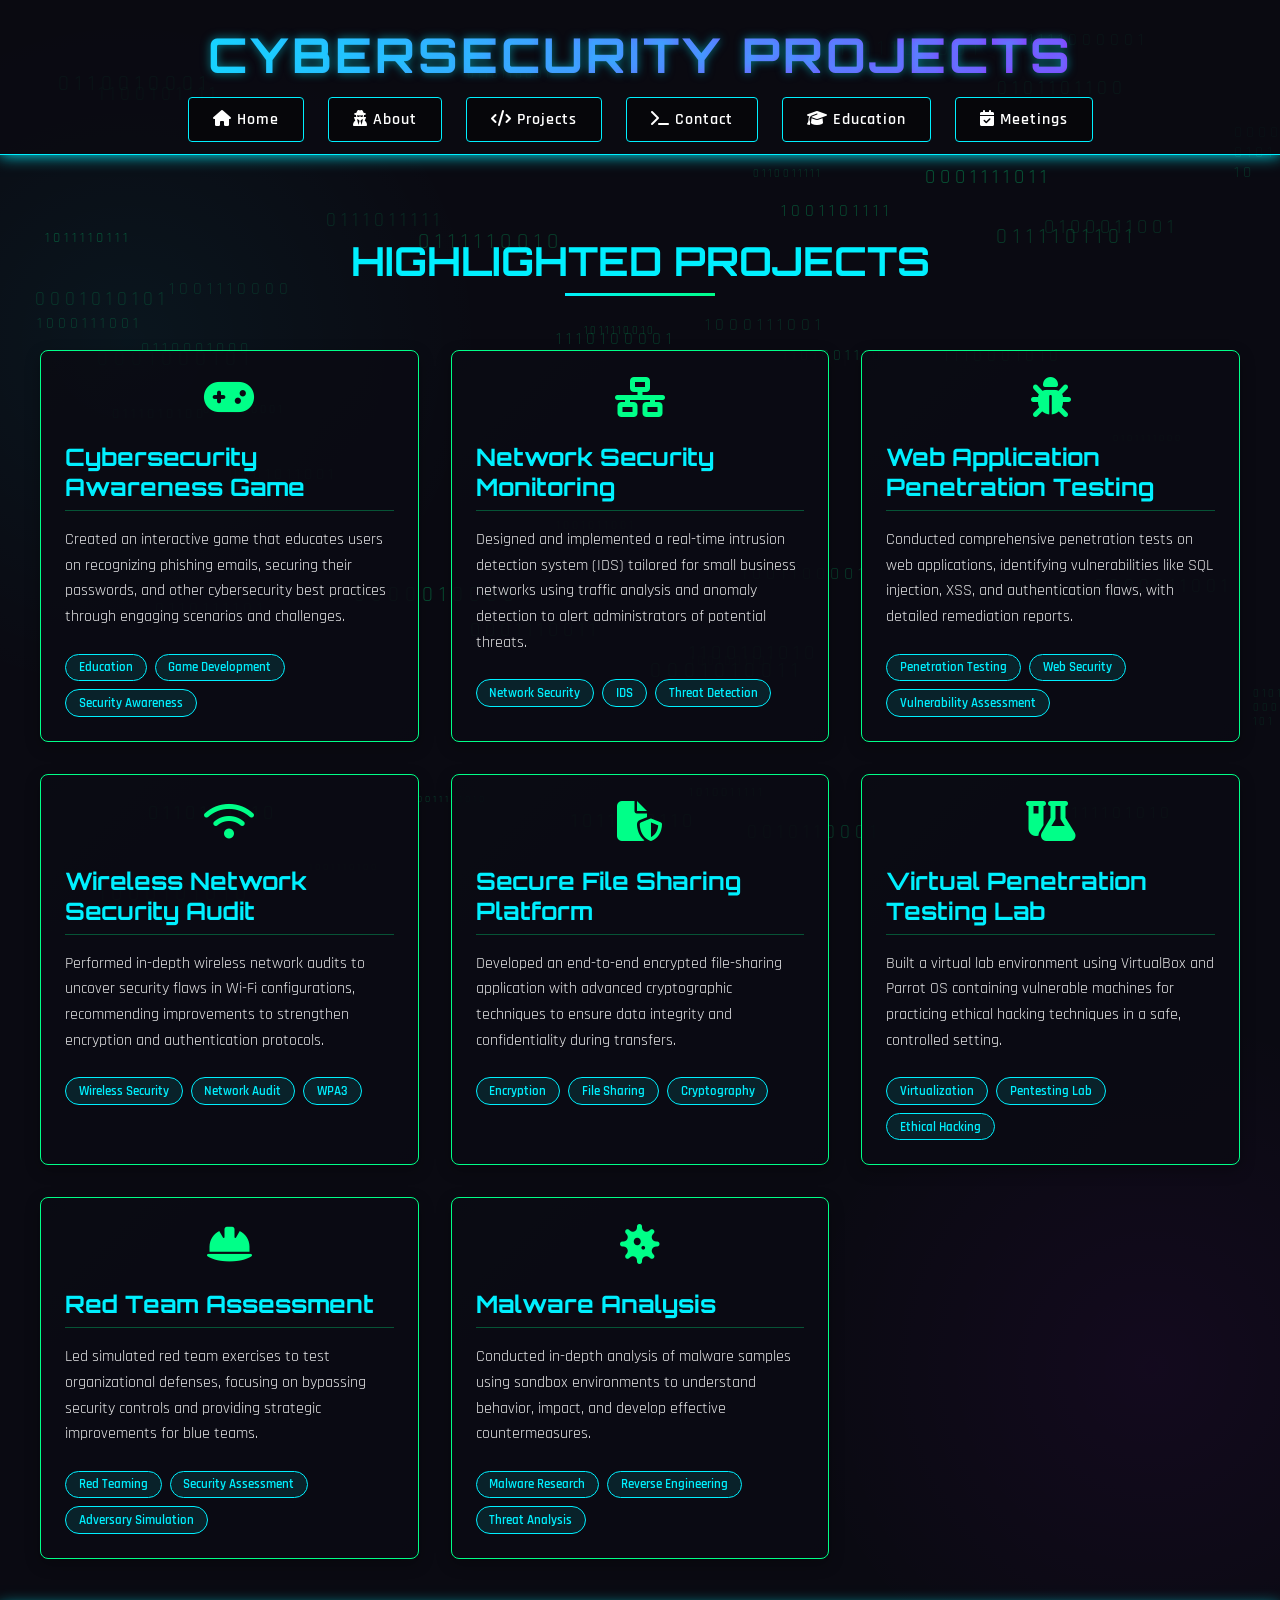
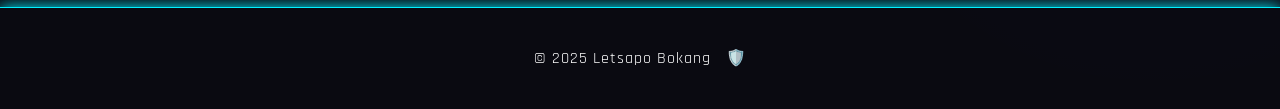
<file: projects.html>
<!DOCTYPE html>
<html lang="en">
<head>
    <meta charset="UTF-8">
    <meta name="viewport" content="width=device-width, initial-scale=1.0">
    <title>🚀 Projects | Letsapo Bokang - Cybersecurity Specialist</title>
    <link rel="stylesheet" href="https://cdnjs.cloudflare.com/ajax/libs/font-awesome/6.4.0/css/all.min.css">
    <link href="https://fonts.googleapis.com/css2?family=Orbitron:wght@400;700&family=Rajdhani:wght@400;600&display=swap" rel="stylesheet">
    <style>
        :root {
            --neon-blue: #00f0ff;
            --cyber-purple: #bd00ff;
            --matrix-green: #00ff88;
            --dark-bg: #0a0a12;
            --terminal-bg: rgba(10, 10, 18, 0.9);
            --glow: 0 0 15px;
        }

        /* === CYBERPUNK BODY STYLING === */
        body {
            margin: 0;
            padding: 0;
            font-family: 'Rajdhani', sans-serif;
            background: var(--dark-bg);
            color: white;
            background-image: 
                radial-gradient(circle at 10% 20%, rgba(0, 240, 255, 0.05) 0%, transparent 20%),
                radial-gradient(circle at 90% 80%, rgba(189, 0, 255, 0.05) 0%, transparent 20%);
            overflow-x: hidden;
            min-height: 100vh;
        }

        /* === CYBER-HEADER WITH ANIMATED GLOW === */
        header {
            background: rgba(10, 10, 18, 0.8);
            border-bottom: 1px solid var(--neon-blue);
            box-shadow: var(--glow) var(--neon-blue);
            padding: 1.5rem 0;
            text-align: center;
            position: relative;
            z-index: 10;
        }

        .cyber-title {
            font-family: 'Orbitron', sans-serif;
            font-size: 3rem;
            margin: 0;
            background: linear-gradient(90deg, var(--neon-blue), var(--cyber-purple));
            -webkit-background-clip: text;
            background-clip: text;
            color: transparent;
            letter-spacing: 3px;
            text-shadow: 0 0 10px rgba(0, 240, 255, 0.5);
            animation: flicker 3s infinite alternate;
        }

        @keyframes flicker {
            0%, 19%, 21%, 23%, 25%, 54%, 56%, 100% {
                text-shadow: 
                    0 0 5px var(--neon-blue),
                    0 0 10px var(--cyber-purple),
                    0 0 20px rgba(0, 240, 255, 0.3);
            }
            20%, 24%, 55% {
                text-shadow: none;
            }
        }

        /* === CYBER NAVIGATION (HOVER GLOW EFFECT) === */
        nav ul {
            list-style: none;
            padding: 0;
            margin: 1.5rem 0 0;
            display: flex;
            justify-content: center;
            flex-wrap: wrap;
            gap: 1.5rem;
        }

        nav ul li a {
            text-decoration: none;
            color: white;
            padding: 0.7rem 1.5rem;
            border-radius: 4px;
            font-weight: 600;
            letter-spacing: 1px;
            background: rgba(0, 0, 0, 0.4);
            border: 1px solid var(--neon-blue);
            transition: all 0.3s ease;
            position: relative;
            overflow: hidden;
        }

        nav ul li a:hover {
            background: rgba(0, 240, 255, 0.1);
            box-shadow: 0 0 15px var(--neon-blue);
            transform: translateY(-3px);
        }

        nav ul li a::before {
            content: '';
            position: absolute;
            top: -50%;
            left: -50%;
            width: 200%;
            height: 200%;
            background: linear-gradient(
                to bottom right,
                transparent,
                transparent,
                var(--neon-blue),
                transparent
            );
            transform: rotate(30deg);
            opacity: 0;
            transition: all 0.5s ease;
        }

        nav ul li a:hover::before {
            opacity: 0.6;
            animation: shine 1.5s infinite;
        }

        @keyframes shine {
            0% { transform: rotate(30deg) translate(-30%, -30%); }
            100% { transform: rotate(30deg) translate(30%, 30%); }
        }

        /* === MAIN CONTENT === */
        main {
            max-width: 1200px;
            margin: 3rem auto;
            padding: 0 2rem;
        }

        h2 {
            font-family: 'Orbitron', sans-serif;
            color: var(--neon-blue);
            font-size: 2.5rem;
            margin-bottom: 2rem;
            text-align: center;
            position: relative;
            display: inline-block;
            width: 100%;
        }

        h2::after {
            content: '';
            position: absolute;
            bottom: -10px;
            left: 50%;
            transform: translateX(-50%);
            width: 150px;
            height: 3px;
            background: linear-gradient(90deg, var(--neon-blue), var(--matrix-green));
        }

        /* === PROJECTS GRID === */
        .projects-grid {
            display: grid;
            grid-template-columns: repeat(auto-fill, minmax(350px, 1fr));
            gap: 2rem;
            margin-top: 2rem;
        }

        .project-card {
            background: var(--terminal-bg);
            border: 1px solid var(--matrix-green);
            border-radius: 8px;
            padding: 1.5rem;
            transition: all 0.3s ease;
            position: relative;
            overflow: hidden;
            box-shadow: 0 5px 15px rgba(0, 0, 0, 0.3);
        }

        .project-card::before {
            content: '';
            position: absolute;
            top: 0;
            left: 0;
            width: 100%;
            height: 100%;
            background: linear-gradient(
                135deg,
                rgba(0, 240, 255, 0.05),
                rgba(189, 0, 255, 0.05)
            );
            z-index: -1;
        }

        .project-card:hover {
            transform: translateY(-10px);
            box-shadow: 0 15px 30px rgba(0, 255, 136, 0.3);
            border-color: var(--neon-blue);
        }

        .project-card h3 {
            font-family: 'Orbitron', sans-serif;
            color: var(--neon-blue);
            margin-top: 0;
            font-size: 1.5rem;
            border-bottom: 1px solid rgba(0, 255, 136, 0.3);
            padding-bottom: 0.5rem;
            margin-bottom: 1rem;
        }

        .project-card p {
            font-size: 1rem;
            line-height: 1.6;
            color: rgba(255, 255, 255, 0.9);
            margin-bottom: 1.5rem;
        }

        .project-icon {
            font-size: 2.5rem;
            color: var(--matrix-green);
            margin-bottom: 1rem;
            text-align: center;
        }

        .project-tags {
            display: flex;
            flex-wrap: wrap;
            gap: 0.5rem;
            margin-top: 1rem;
        }

        .project-tag {
            background: rgba(0, 240, 255, 0.1);
            color: var(--neon-blue);
            padding: 0.3rem 0.8rem;
            border-radius: 20px;
            font-size: 0.8rem;
            font-weight: 600;
            border: 1px solid var(--neon-blue);
        }

        /* === FOOTER (ANIMATED SHIELD) === */
        footer {
            background: rgba(10, 10, 18, 0.8);
            border-top: 1px solid var(--neon-blue);
            box-shadow: var(--glow) var(--neon-blue);
            text-align: center;
            padding: 1.5rem;
            margin-top: 3rem;
        }

        .cyber-footer {
            font-size: 1rem;
            letter-spacing: 1px;
        }

        .shield-icon {
            display: inline-block;
            margin-left: 10px;
            animation: pulse 2s infinite, rotate 10s linear infinite;
        }

        @keyframes pulse {
            0% { transform: scale(1); }
            50% { transform: scale(1.2); }
            100% { transform: scale(1); }
        }

        @keyframes rotate {
            0% { transform: rotate(0deg); }
            100% { transform: rotate(360deg); }
        }

        /* === RESPONSIVE DESIGN === */
        @media (max-width: 768px) {
            .cyber-title {
                font-size: 2.2rem;
            }

            nav ul {
                flex-direction: column;
                gap: 1rem;
            }

            .projects-grid {
                grid-template-columns: 1fr;
            }
        }

        @media (max-width: 480px) {
            .cyber-title {
                font-size: 1.8rem;
            }

            h2 {
                font-size: 2rem;
            }
        }
    </style>
</head>
<body>
    <header>
        <h1 class="cyber-title">CYBERSECURITY PROJECTS</h1>
        <nav>
            <ul>
                <li><a href="index.html"><i class="fas fa-home"></i> Home</a></li>
                <li><a href="about.html"><i class="fas fa-user-secret"></i> About</a></li>
                <li><a href="projects.html"><i class="fas fa-code"></i> Projects</a></li>
                <li><a href="contact.html"><i class="fas fa-terminal"></i> Contact</a></li>
                <li><a href="education.html"><i class="fas fa-graduation-cap"></i> Education</a></li>
                <li><a href="meetings-attended.html"><i class="fas fa-calendar-check"></i> Meetings</a></li>
            </ul>
        </nav>
    </header>

    <main>
        <h2>HIGHLIGHTED PROJECTS</h2>
        
        <div class="projects-grid">
            <!-- Cybersecurity Awareness Game -->
            <div class="project-card">
                <div class="project-icon">
                    <i class="fas fa-gamepad"></i>
                </div>
                <h3>Cybersecurity Awareness Game</h3>
                <p>Created an interactive game that educates users on recognizing phishing emails, securing their passwords, and other cybersecurity best practices through engaging scenarios and challenges.</p>
                <div class="project-tags">
                    <span class="project-tag">Education</span>
                    <span class="project-tag">Game Development</span>
                    <span class="project-tag">Security Awareness</span>
                </div>
            </div>

            <!-- Network Security Monitoring -->
            <div class="project-card">
                <div class="project-icon">
                    <i class="fas fa-network-wired"></i>
                </div>
                <h3>Network Security Monitoring</h3>
                <p>Designed and implemented a real-time intrusion detection system (IDS) tailored for small business networks using traffic analysis and anomaly detection to alert administrators of potential threats.</p>
                <div class="project-tags">
                    <span class="project-tag">Network Security</span>
                    <span class="project-tag">IDS</span>
                    <span class="project-tag">Threat Detection</span>
                </div>
            </div>

            <!-- Web Application Penetration Testing -->
            <div class="project-card">
                <div class="project-icon">
                    <i class="fas fa-bug"></i>
                </div>
                <h3>Web Application Penetration Testing</h3>
                <p>Conducted comprehensive penetration tests on web applications, identifying vulnerabilities like SQL injection, XSS, and authentication flaws, with detailed remediation reports.</p>
                <div class="project-tags">
                    <span class="project-tag">Penetration Testing</span>
                    <span class="project-tag">Web Security</span>
                    <span class="project-tag">Vulnerability Assessment</span>
                </div>
            </div>

            <!-- Wireless Network Security Audit -->
            <div class="project-card">
                <div class="project-icon">
                    <i class="fas fa-wifi"></i>
                </div>
                <h3>Wireless Network Security Audit</h3>
                <p>Performed in-depth wireless network audits to uncover security flaws in Wi-Fi configurations, recommending improvements to strengthen encryption and authentication protocols.</p>
                <div class="project-tags">
                    <span class="project-tag">Wireless Security</span>
                    <span class="project-tag">Network Audit</span>
                    <span class="project-tag">WPA3</span>
                </div>
            </div>

            <!-- Secure File Sharing Platform -->
            <div class="project-card">
                <div class="project-icon">
                    <i class="fas fa-file-shield"></i>
                </div>
                <h3>Secure File Sharing Platform</h3>
                <p>Developed an end-to-end encrypted file-sharing application with advanced cryptographic techniques to ensure data integrity and confidentiality during transfers.</p>
                <div class="project-tags">
                    <span class="project-tag">Encryption</span>
                    <span class="project-tag">File Sharing</span>
                    <span class="project-tag">Cryptography</span>
                </div>
            </div>

            <!-- Virtual Penetration Testing Lab -->
            <div class="project-card">
                <div class="project-icon">
                    <i class="fas fa-flask-vial"></i>
                </div>
                <h3>Virtual Penetration Testing Lab</h3>
                <p>Built a virtual lab environment using VirtualBox and Parrot OS containing vulnerable machines for practicing ethical hacking techniques in a safe, controlled setting.</p>
                <div class="project-tags">
                    <span class="project-tag">Virtualization</span>
                    <span class="project-tag">Pentesting Lab</span>
                    <span class="project-tag">Ethical Hacking</span>
                </div>
            </div>

            <!-- Red Team Assessment -->
            <div class="project-card">
                <div class="project-icon">
                    <i class="fas fa-helmet-safety"></i>
                </div>
                <h3>Red Team Assessment</h3>
                <p>Led simulated red team exercises to test organizational defenses, focusing on bypassing security controls and providing strategic improvements for blue teams.</p>
                <div class="project-tags">
                    <span class="project-tag">Red Teaming</span>
                    <span class="project-tag">Security Assessment</span>
                    <span class="project-tag">Adversary Simulation</span>
                </div>
            </div>

            <!-- Malware Analysis -->
            <div class="project-card">
                <div class="project-icon">
                    <i class="fas fa-virus"></i>
                </div>
                <h3>Malware Analysis</h3>
                <p>Conducted in-depth analysis of malware samples using sandbox environments to understand behavior, impact, and develop effective countermeasures.</p>
                <div class="project-tags">
                    <span class="project-tag">Malware Research</span>
                    <span class="project-tag">Reverse Engineering</span>
                    <span class="project-tag">Threat Analysis</span>
                </div>
            </div>
        </div>
    </main>

    <footer>
        <p class="cyber-footer">
            &copy; 2025 Letsapo Bokang <span class="shield-icon">🛡️</span>
        </p>
    </footer>

    <!-- Optional: Floating Binary Background Effect -->
    <script>
        document.addEventListener('DOMContentLoaded', () => {
            const binaryChars = ['0', '1'];
            const container = document.createElement('div');
            container.style.position = 'fixed';
            container.style.top = '0';
            container.style.left = '0';
            container.style.width = '100%';
            container.style.height = '100%';
            container.style.pointerEvents = 'none';
            container.style.zIndex = '-1';
            container.style.overflow = 'hidden';
            document.body.appendChild(container);

            for (let i = 0; i < 50; i++) {
                const binary = document.createElement('div');
                binary.style.position = 'absolute';
                binary.style.color = `rgba(0, 255, 136, ${Math.random() * 0.2 + 0.1})`;
                binary.style.fontSize = `${Math.random() * 12 + 10}px`;
                binary.style.left = `${Math.random() * 100}vw`;
                binary.style.top = `${Math.random() * 100}vh`;
                binary.style.animation = `fall ${Math.random() * 10 + 5}s linear infinite`;
                binary.style.animationDelay = `${Math.random() * 5}s`;
                
                let text = '';
                for (let j = 0; j < 10; j++) {
                    text += binaryChars[Math.floor(Math.random() * 2)] + ' ';
                }
                binary.textContent = text;
                container.appendChild(binary);
            }

            const style = document.createElement('style');
            style.textContent = `
                @keyframes fall {
                    0% { transform: translateY(-100px); }
                    100% { transform: translateY(calc(100vh + 100px)); }
                }
            `;
            document.head.appendChild(style);

            // Add hover effect to project cards
            const projectCards = document.querySelectorAll('.project-card');
            projectCards.forEach(card => {
                card.addEventListener('mouseenter', () => {
                    card.style.transform = 'translateY(-10px)';
                    card.style.boxShadow = '0 15px 30px rgba(0, 255, 136, 0.3)';
                });
                card.addEventListener('mouseleave', () => {
                    card.style.transform = 'translateY(0)';
                    card.style.boxShadow = '0 5px 15px rgba(0, 0, 0, 0.3)';
                });
            });
        });
    </script>
</body>
</html>
</file>
